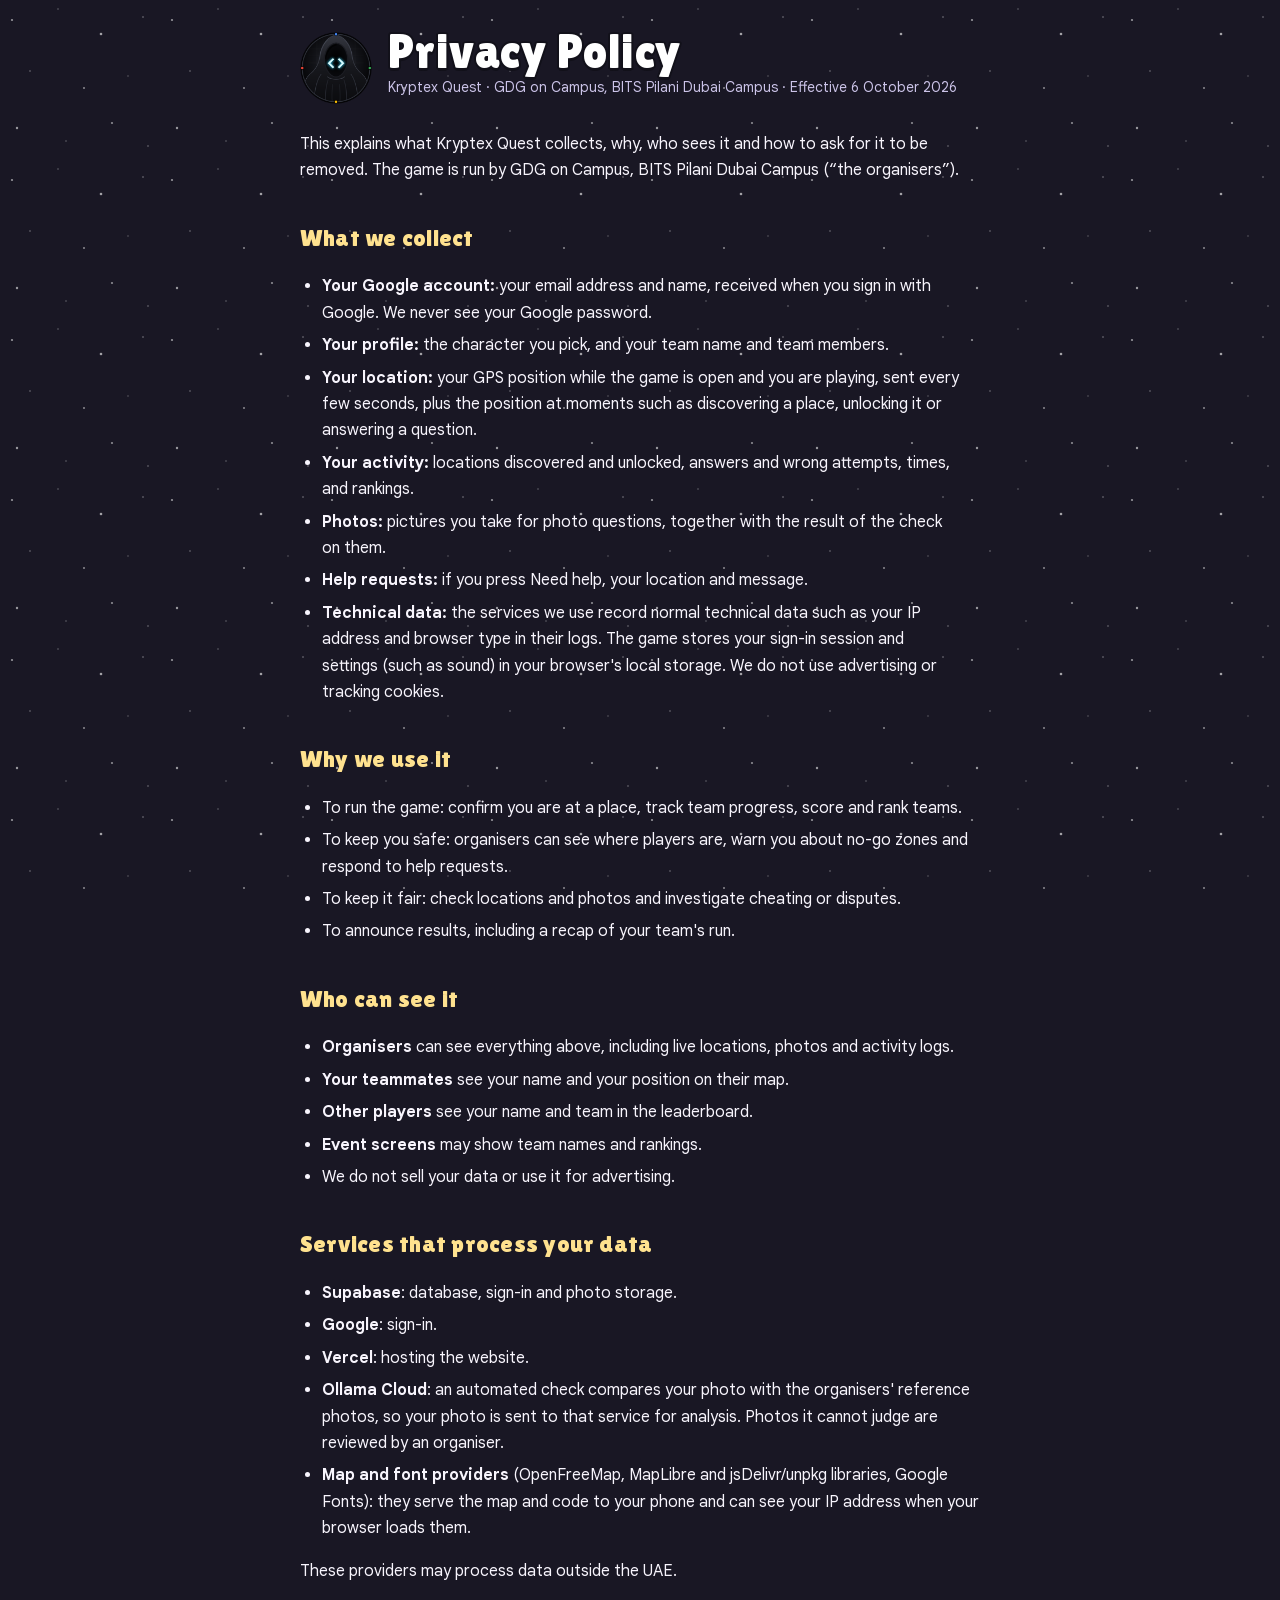
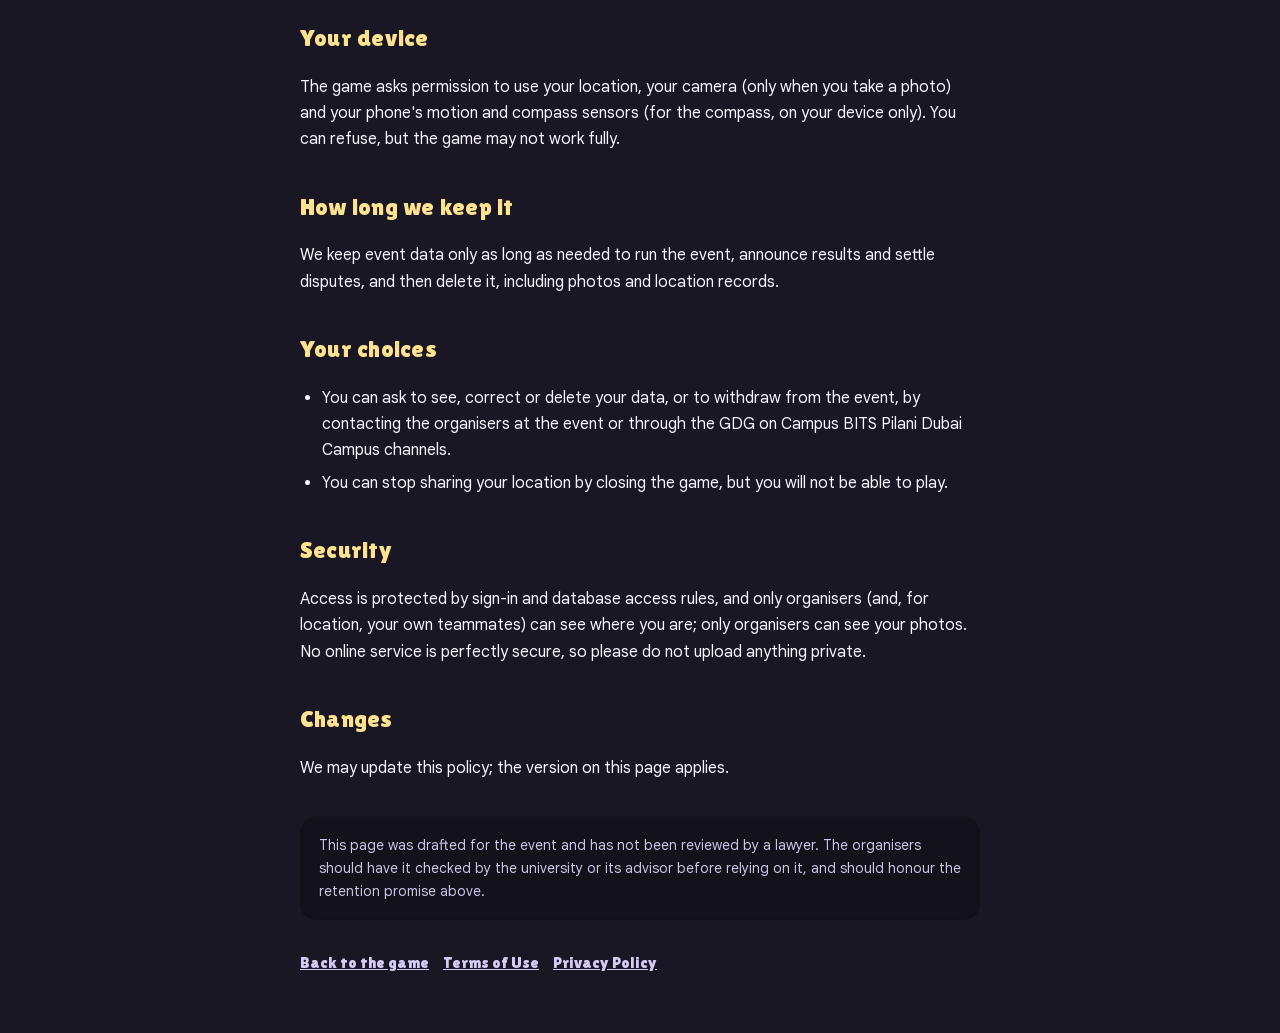
<file: privacy/index.html>
<!doctype html>
<html lang="en">
<head>
<meta charset="UTF-8" />
<meta name="viewport" content="width=device-width, initial-scale=1" />
<meta name="theme-color" content="#191724" />
<title>Privacy Policy · Kryptex Quest</title>
<link rel="icon" type="image/png" href="../assets/brand/favicon.png" />
<link rel="stylesheet" href="../theme.css" />
<style>
  body { min-height: 100%; background: var(--stars), var(--bg); color: var(--text); font-size: 16px; line-height: 1.65; }
  .doc { max-width: 720px; margin: 0 auto; padding: calc(var(--safe-top) + 28px) 20px calc(var(--safe-bottom) + 56px); }
  .doc header { display: flex; align-items: center; gap: 16px; margin-bottom: 24px; }
  .doc header img { width: 72px; height: 72px; flex: none; }
  .doc h1 { font-size: clamp(34px, 8vw, 48px); line-height: 1; color: #fff; -webkit-text-stroke: 4px var(--ink); paint-order: stroke fill; text-shadow: 0 3px 0 var(--ink); }
  .doc h2 { font-size: 24px; margin: 34px 0 8px; color: var(--yellow-hi); }
  .doc p, .doc li { color: var(--text); text-wrap: pretty; }
  .doc ul { padding-left: 22px; display: grid; gap: 6px; }
  .doc .meta { color: var(--muted); font-size: 14px; margin: 0 0 8px; }
  .doc .note { margin-top: 36px; padding: 14px 16px; border: 3px solid var(--ink); border-radius: 16px; background: var(--recess); color: var(--muted); font-size: 14px; }
  .doc nav { display: flex; flex-wrap: wrap; gap: 14px; margin-top: 30px; font-family: var(--font-display); }
  .doc nav a { color: var(--blue-ink); }
</style>
</head>
<body>
<main class="doc">
<header><img src="../assets/brand/kryptex-logo-256.png" alt="" width="72" height="72" /><div><h1>Privacy Policy</h1><p class="meta">Kryptex Quest · GDG on Campus, BITS Pilani Dubai Campus · Effective 6 October 2026</p></div></header>

<p>This explains what Kryptex Quest collects, why, who sees it and how to ask for it to be removed. The game is run by GDG on Campus, BITS Pilani Dubai Campus (&ldquo;the organisers&rdquo;).</p>

<h2>What we collect</h2>
<ul>
<li><b>Your Google account:</b> your email address and name, received when you sign in with Google. We never see your Google password.</li>
<li><b>Your profile:</b> the character you pick, and your team name and team members.</li>
<li><b>Your location:</b> your GPS position while the game is open and you are playing, sent every few seconds, plus the position at moments such as discovering a place, unlocking it or answering a question.</li>
<li><b>Your activity:</b> locations discovered and unlocked, answers and wrong attempts, times, and rankings.</li>
<li><b>Photos:</b> pictures you take for photo questions, together with the result of the check on them.</li>
<li><b>Help requests:</b> if you press Need help, your location and message.</li>
<li><b>Technical data:</b> the services we use record normal technical data such as your IP address and browser type in their logs. The game stores your sign-in session and settings (such as sound) in your browser's local storage. We do not use advertising or tracking cookies.</li>
</ul>

<h2>Why we use it</h2>
<ul>
<li>To run the game: confirm you are at a place, track team progress, score and rank teams.</li>
<li>To keep you safe: organisers can see where players are, warn you about no-go zones and respond to help requests.</li>
<li>To keep it fair: check locations and photos and investigate cheating or disputes.</li>
<li>To announce results, including a recap of your team's run.</li>
</ul>

<h2>Who can see it</h2>
<ul>
<li><b>Organisers</b> can see everything above, including live locations, photos and activity logs.</li>
<li><b>Your teammates</b> see your name and your position on their map.</li>
<li><b>Other players</b> see your name and team in the leaderboard.</li>
<li><b>Event screens</b> may show team names and rankings.</li>
<li>We do not sell your data or use it for advertising.</li>
</ul>

<h2>Services that process your data</h2>
<ul>
<li><b>Supabase</b>: database, sign-in and photo storage.</li>
<li><b>Google</b>: sign-in.</li>
<li><b>Vercel</b>: hosting the website.</li>
<li><b>Ollama Cloud</b>: an automated check compares your photo with the organisers' reference photos, so your photo is sent to that service for analysis. Photos it cannot judge are reviewed by an organiser.</li>
<li><b>Map and font providers</b> (OpenFreeMap, MapLibre and jsDelivr/unpkg libraries, Google Fonts): they serve the map and code to your phone and can see your IP address when your browser loads them.</li>
</ul>
<p>These providers may process data outside the UAE.</p>

<h2>Your device</h2>
<p>The game asks permission to use your location, your camera (only when you take a photo) and your phone's motion and compass sensors (for the compass, on your device only). You can refuse, but the game may not work fully.</p>

<h2>How long we keep it</h2>
<p>We keep event data only as long as needed to run the event, announce results and settle disputes, and then delete it, including photos and location records.</p>

<h2>Your choices</h2>
<ul>
<li>You can ask to see, correct or delete your data, or to withdraw from the event, by contacting the organisers at the event or through the GDG on Campus BITS Pilani Dubai Campus channels.</li>
<li>You can stop sharing your location by closing the game, but you will not be able to play.</li>
</ul>

<h2>Security</h2>
<p>Access is protected by sign-in and database access rules, and only organisers (and, for location, your own teammates) can see where you are; only organisers can see your photos. No online service is perfectly secure, so please do not upload anything private.</p>

<h2>Changes</h2>
<p>We may update this policy; the version on this page applies.</p>

<p class="note">This page was drafted for the event and has not been reviewed by a lawyer. The organisers should have it checked by the university or its advisor before relying on it, and should honour the retention promise above.</p>
<nav><a href="../">Back to the game</a><a href="../terms/">Terms of Use</a><a href="../privacy/">Privacy Policy</a></nav>
</main>
</body>
</html>
</file>
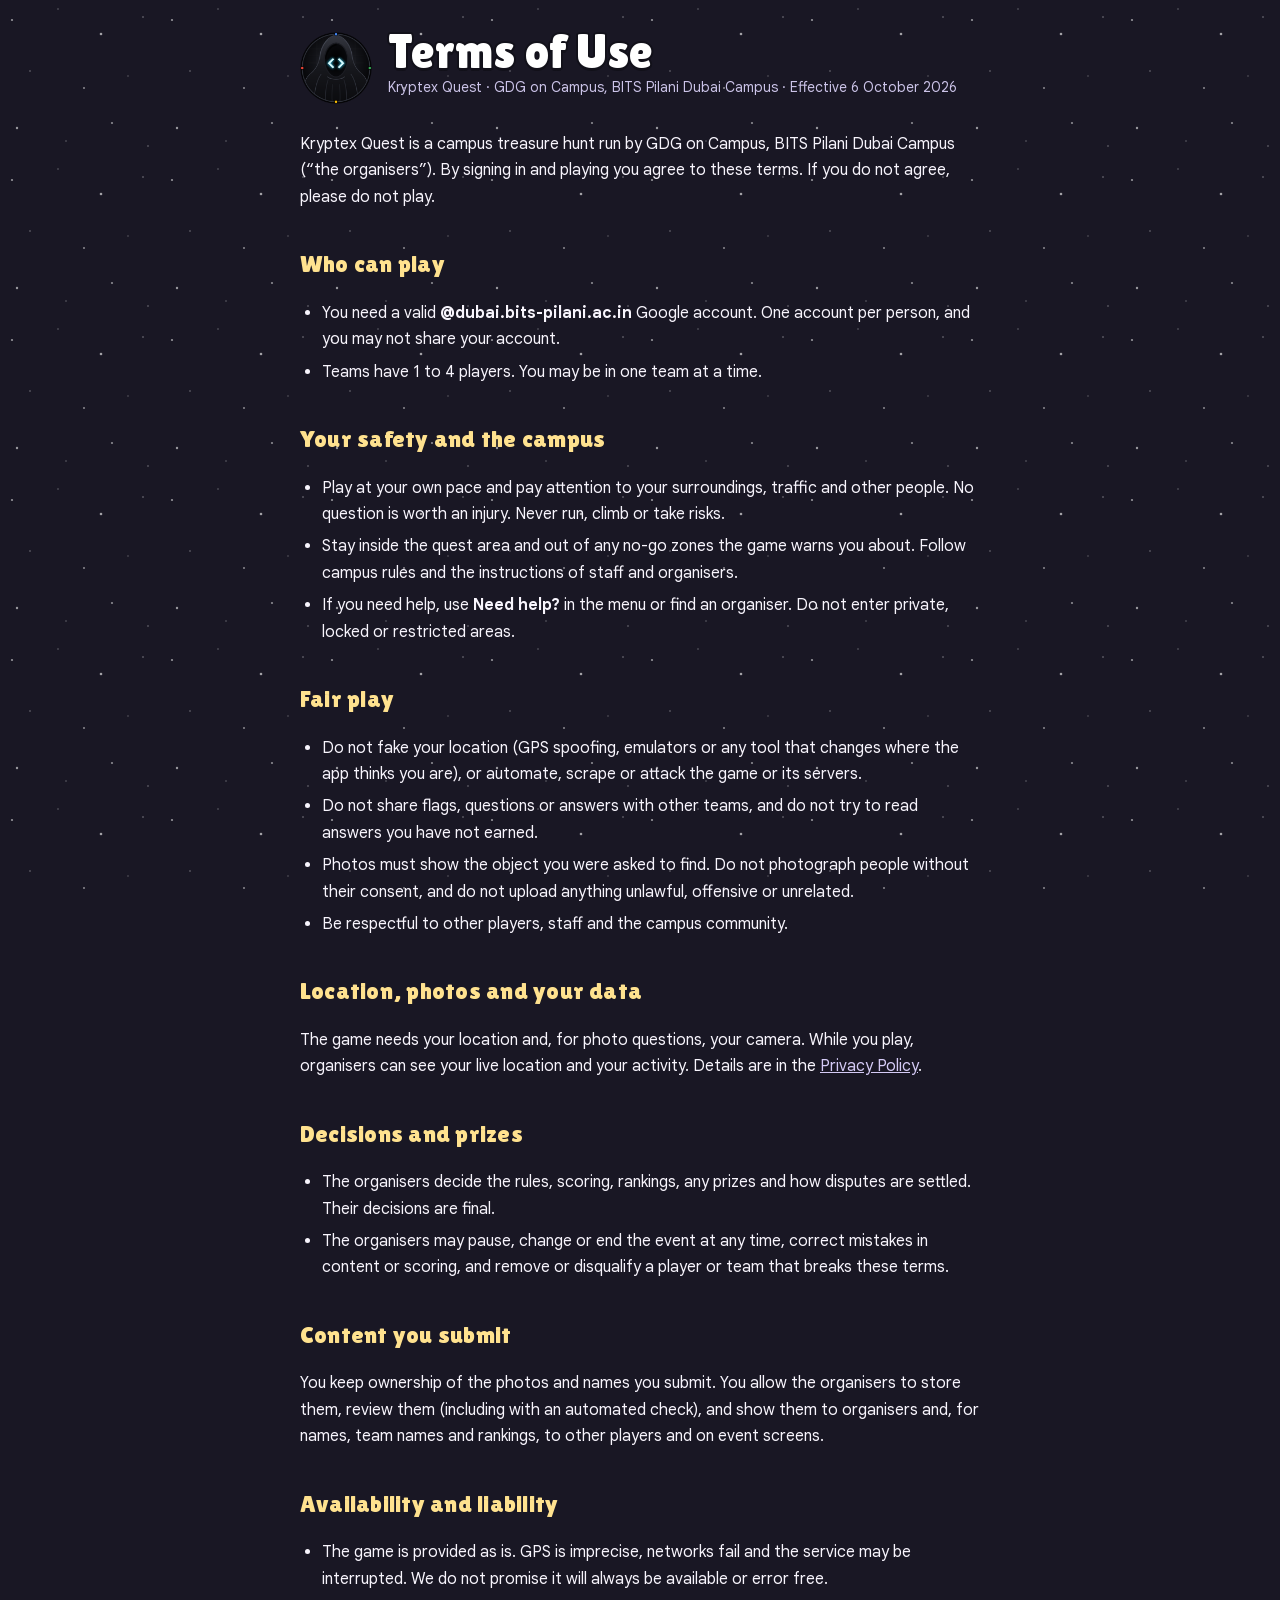
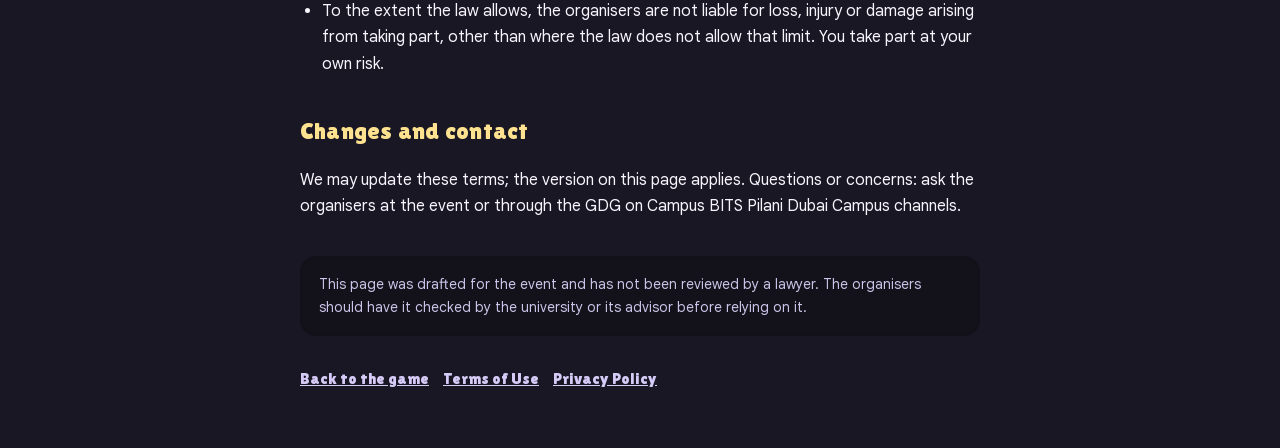
<file: terms/index.html>
<!doctype html>
<html lang="en">
<head>
<meta charset="UTF-8" />
<meta name="viewport" content="width=device-width, initial-scale=1" />
<meta name="theme-color" content="#191724" />
<title>Terms of Use · Kryptex Quest</title>
<link rel="icon" type="image/png" href="../assets/brand/favicon.png" />
<link rel="stylesheet" href="../theme.css" />
<style>
  body { min-height: 100%; background: var(--stars), var(--bg); color: var(--text); font-size: 16px; line-height: 1.65; }
  .doc { max-width: 720px; margin: 0 auto; padding: calc(var(--safe-top) + 28px) 20px calc(var(--safe-bottom) + 56px); }
  .doc header { display: flex; align-items: center; gap: 16px; margin-bottom: 24px; }
  .doc header img { width: 72px; height: 72px; flex: none; }
  .doc h1 { font-size: clamp(34px, 8vw, 48px); line-height: 1; color: #fff; -webkit-text-stroke: 4px var(--ink); paint-order: stroke fill; text-shadow: 0 3px 0 var(--ink); }
  .doc h2 { font-size: 24px; margin: 34px 0 8px; color: var(--yellow-hi); }
  .doc p, .doc li { color: var(--text); text-wrap: pretty; }
  .doc ul { padding-left: 22px; display: grid; gap: 6px; }
  .doc .meta { color: var(--muted); font-size: 14px; margin: 0 0 8px; }
  .doc .note { margin-top: 36px; padding: 14px 16px; border: 3px solid var(--ink); border-radius: 16px; background: var(--recess); color: var(--muted); font-size: 14px; }
  .doc nav { display: flex; flex-wrap: wrap; gap: 14px; margin-top: 30px; font-family: var(--font-display); }
  .doc nav a { color: var(--blue-ink); }
</style>
</head>
<body>
<main class="doc">
<header><img src="../assets/brand/kryptex-logo-256.png" alt="" width="72" height="72" /><div><h1>Terms of Use</h1><p class="meta">Kryptex Quest · GDG on Campus, BITS Pilani Dubai Campus · Effective 6 October 2026</p></div></header>

<p>Kryptex Quest is a campus treasure hunt run by GDG on Campus, BITS Pilani Dubai Campus (&ldquo;the organisers&rdquo;). By signing in and playing you agree to these terms. If you do not agree, please do not play.</p>

<h2>Who can play</h2>
<ul>
<li>You need a valid <b>@dubai.bits-pilani.ac.in</b> Google account. One account per person, and you may not share your account.</li>
<li>Teams have 1 to 4 players. You may be in one team at a time.</li>
</ul>

<h2>Your safety and the campus</h2>
<ul>
<li>Play at your own pace and pay attention to your surroundings, traffic and other people. No question is worth an injury. Never run, climb or take risks.</li>
<li>Stay inside the quest area and out of any no-go zones the game warns you about. Follow campus rules and the instructions of staff and organisers.</li>
<li>If you need help, use <b>Need help?</b> in the menu or find an organiser. Do not enter private, locked or restricted areas.</li>
</ul>

<h2>Fair play</h2>
<ul>
<li>Do not fake your location (GPS spoofing, emulators or any tool that changes where the app thinks you are), or automate, scrape or attack the game or its servers.</li>
<li>Do not share flags, questions or answers with other teams, and do not try to read answers you have not earned.</li>
<li>Photos must show the object you were asked to find. Do not photograph people without their consent, and do not upload anything unlawful, offensive or unrelated.</li>
<li>Be respectful to other players, staff and the campus community.</li>
</ul>

<h2>Location, photos and your data</h2>
<p>The game needs your location and, for photo questions, your camera. While you play, organisers can see your live location and your activity. Details are in the <a href="../privacy/">Privacy Policy</a>.</p>

<h2>Decisions and prizes</h2>
<ul>
<li>The organisers decide the rules, scoring, rankings, any prizes and how disputes are settled. Their decisions are final.</li>
<li>The organisers may pause, change or end the event at any time, correct mistakes in content or scoring, and remove or disqualify a player or team that breaks these terms.</li>
</ul>

<h2>Content you submit</h2>
<p>You keep ownership of the photos and names you submit. You allow the organisers to store them, review them (including with an automated check), and show them to organisers and, for names, team names and rankings, to other players and on event screens.</p>

<h2>Availability and liability</h2>
<ul>
<li>The game is provided as is. GPS is imprecise, networks fail and the service may be interrupted. We do not promise it will always be available or error free.</li>
<li>To the extent the law allows, the organisers are not liable for loss, injury or damage arising from taking part, other than where the law does not allow that limit. You take part at your own risk.</li>
</ul>

<h2>Changes and contact</h2>
<p>We may update these terms; the version on this page applies. Questions or concerns: ask the organisers at the event or through the GDG on Campus BITS Pilani Dubai Campus channels.</p>

<p class="note">This page was drafted for the event and has not been reviewed by a lawyer. The organisers should have it checked by the university or its advisor before relying on it.</p>
<nav><a href="../">Back to the game</a><a href="../terms/">Terms of Use</a><a href="../privacy/">Privacy Policy</a></nav>
</main>
</body>
</html>
</file>
<file: theme.css>
/*
 * NIGHT QUEST: the Kryptex Quest design system.
 * A chunky mobile-adventure game UI: outlined candy buttons that press down, studded night-blue panels, hex medals,
 * ribbons, gems and treasure. The four Google colours are the four candies. Shared by the game, the console and the board.
 */

@font-face { font-family: 'Lilita One'; src: url('./assets/fonts/LilitaOne.woff2') format('woff2'); font-weight: 400; font-style: normal; font-display: swap; }
@font-face { font-family: 'Google Sans'; src: url('./assets/fonts/GoogleSans.woff2') format('woff2'); font-weight: 400 700; font-style: normal; font-display: swap; }
@font-face { font-family: 'Google Sans Text'; src: url('./assets/fonts/GoogleSansText-400.woff2') format('woff2'); font-weight: 400; font-style: normal; font-display: swap; }
@font-face { font-family: 'Google Sans Text'; src: url('./assets/fonts/GoogleSansText-500.woff2') format('woff2'); font-weight: 500; font-style: normal; font-display: swap; }
@font-face { font-family: 'Google Sans Text'; src: url('./assets/fonts/GoogleSansText-700.woff2') format('woff2'); font-weight: 700; font-style: normal; font-display: swap; }

:root {
  /* night */
  --ink: #12111a;                 /* the outline colour of everything */
  --bg: #191724;
  --surface: #292637;             /* panel */
  --surface-2: #353247;           /* raised row */
  --surface-3: #443f5a;           /* hover / pressed */
  --recess: #13121a;              /* inset field */
  --line: rgba(255, 255, 255, 0.12);
  --line-2: rgba(255, 255, 255, 0.24);
  --text: #f8f5fd;
  --muted: #ccc4e9;
  /* the four candies: hi / base / lo / lip */
  --blue: #957ede; --blue-hi: #bfaff2; --blue-lo: #775cc5; --blue-lip: #484462;
  --red: #e8574c; --red-hi: #f7a097; --red-lo: #c4403a; --red-lip: #7a1f1b;
  --yellow: #f5c046; --yellow-hi: #ffe28f; --yellow-lo: #e5a323; --yellow-lip: #94601a;
  --green: #4fba74; --green-hi: #8fdcaa; --green-lo: #2f9459; --green-lip: #17583a;
  --blue-ink: #d5cbf6; --red-ink: #ffaaa2; --yellow-ink: #ffe28f; --green-ink: #9fe6b6;
  --locked: #a8a5c6; --locked-hi: #c7c4e1; --locked-lo: #757195; --locked-lip: #333a66;
  --safe-top: env(safe-area-inset-top, 0px);
  --safe-bottom: env(safe-area-inset-bottom, 0px);
  --font-display: 'Lilita One', 'Google Sans', system-ui, sans-serif;
  --font-body: 'Google Sans Text', 'Google Sans', system-ui, sans-serif;
  --font-mono: ui-monospace, 'SF Mono', Menlo, Consolas, monospace;
  --ease: cubic-bezier(0.22, 1, 0.36, 1);
  --pop: cubic-bezier(0.34, 1.56, 0.64, 1);
  --key-shadow: 0 4px 0 var(--ink), inset 0 2px 0 rgba(255, 255, 255, 0.3);
  --recess-shadow: inset 0 3px 6px rgba(0, 0, 0, 0.6);
  --plate-shadow: var(--panel-shadow);
  --stars: url("data:image/svg+xml,%3Csvg xmlns='http://www.w3.org/2000/svg' width='160' height='160'%3E%3Cg fill='%23fff'%3E%3Ccircle cx='12' cy='20' r='1.1' opacity='.55'/%3E%3Ccircle cx='58' cy='9' r='.7' opacity='.4'/%3E%3Ccircle cx='101' cy='34' r='1.3' opacity='.6'/%3E%3Ccircle cx='143' cy='17' r='.8' opacity='.45'/%3E%3Ccircle cx='30' cy='71' r='.8' opacity='.4'/%3E%3Ccircle cx='84' cy='88' r='1' opacity='.5'/%3E%3Ccircle cx='128' cy='76' r='.7' opacity='.35'/%3E%3Ccircle cx='17' cy='128' r='1.2' opacity='.55'/%3E%3Ccircle cx='66' cy='141' r='.7' opacity='.4'/%3E%3Ccircle cx='112' cy='123' r='1.1' opacity='.5'/%3E%3Ccircle cx='148' cy='146' r='.8' opacity='.4'/%3E%3C/g%3E%3C/svg%3E");
  --panel-shadow: 0 5px 0 var(--ink), 0 14px 24px -8px rgba(0, 0, 0, 0.6);
  font-family: var(--font-body);
  color: var(--text);
  background: var(--bg);
  color-scheme: dark;
}

* { box-sizing: border-box; -webkit-tap-highlight-color: transparent; }
html, body { height: 100%; margin: 0; background: var(--bg); }
button, input, select, textarea { font: inherit; color: inherit; }
button { cursor: pointer; border: 0; background: none; touch-action: manipulation; }
button:disabled { cursor: not-allowed; }
[hidden] { display: none !important; }
h1, h2, h3, h4 { font-family: var(--font-display); font-weight: 400; margin: 0; letter-spacing: 0.01em; text-wrap: balance; }
a { color: var(--blue-ink); }
::selection { background: rgba(139, 108, 240, 0.5); }
:focus-visible { outline: 3px solid var(--yellow); outline-offset: 2px; }
select { appearance: none; -webkit-appearance: none; padding-right: 34px !important; background-image: url("data:image/svg+xml,%3Csvg xmlns='http://www.w3.org/2000/svg' width='14' height='9' viewBox='0 0 14 9'%3E%3Cpath d='M1.5 1.5l5.5 5.5 5.5-5.5' fill='none' stroke='%23aab5e6' stroke-width='2.4' stroke-linecap='round' stroke-linejoin='round'/%3E%3C/svg%3E"); background-repeat: no-repeat; background-position: right 12px center; }

/* drawn UI glyphs (js/icons.js) and game icons (CC BY 3.0, game-icons.net, see assets/CREDITS.md) */
.i { width: 1.25em; height: 1.25em; flex: none; vertical-align: -0.22em; }
.gi { display: inline-block; flex: none; width: 1.3em; height: 1.3em; vertical-align: -0.28em; background: currentColor; -webkit-mask: var(--src) center / contain no-repeat; mask: var(--src) center / contain no-repeat; }

.display { font-family: var(--font-display); }
/* Lettering with a chunky outline, the way game titles are set. */
.outlined { font-family: var(--font-display); color: #fff; -webkit-text-stroke: 5px var(--ink); paint-order: stroke fill; text-shadow: 0 4px 0 var(--ink); }
.engrave { font-family: var(--font-display); font-size: 12px; letter-spacing: 0.08em; text-transform: uppercase; color: var(--muted); }
.digits { font-family: var(--font-display); font-variant-numeric: tabular-nums; letter-spacing: 0.02em; }
.code { font-family: var(--font-mono); letter-spacing: 0.06em; }

/* PANEL: the studded night-blue slab everything sits on. */
.panel-game, .panel {
  position: relative; border-radius: 22px; border: 3px solid var(--ink);
  background: var(--stars), linear-gradient(180deg, #2f2c3f 0%, #211f2e 100%);
  box-shadow: var(--panel-shadow), inset 0 3px 0 rgba(255, 255, 255, 0.16), inset 0 -3px 0 rgba(0, 0, 0, 0.18);
}
/* RECESS: the dark inset slot for fields and readouts. */
.recess { background: var(--recess); border: 3px solid var(--ink); border-radius: 14px; box-shadow: inset 0 3px 6px rgba(0, 0, 0, 0.6), 0 2px 0 rgba(255, 255, 255, 0.1); }

/* KEYS: outlined candy buttons with a lip; they press down. Colour comes from --k-hi/--k-lo/--k-lip. */
.primary-button, .ghost-button, .small-action, .btn, .google-button, .key, .icon-key {
  --k-hi: var(--blue-hi); --k-lo: var(--blue-lo); --k-lip: var(--blue-lip); --k-text: #fff;
  position: relative; display: inline-flex; align-items: center; justify-content: center; gap: 8px;
  min-height: 52px; padding: 0 22px; border-radius: 16px; border: 3px solid var(--ink);
  background: linear-gradient(180deg, var(--k-hi) 0%, var(--k-lo) 100%);
  color: var(--k-text); font-family: var(--font-display); font-size: 19px; letter-spacing: 0.02em; text-shadow: 0 2px 0 rgba(0, 0, 0, 0.35);
  box-shadow: 0 5px 0 var(--k-lip), 0 5px 0 3px var(--ink), 0 12px 14px -4px rgba(0, 0, 0, 0.55), inset 0 3px 0 rgba(255, 255, 255, 0.5), inset 0 -3px 0 rgba(0, 0, 0, 0.12);
  transition: transform 0.08s ease, box-shadow 0.08s ease, filter 0.15s;
  transform: translateY(0);
}
.primary-button { width: 100%; }
.primary-button:hover:not(:disabled), .small-action:hover:not(:disabled), .btn:hover:not(:disabled), .key:hover:not(:disabled), .ghost-button:hover:not(:disabled) { filter: brightness(1.08); }
.primary-button:active:not(:disabled), .ghost-button:active:not(:disabled), .small-action:active:not(:disabled), .btn:active:not(:disabled), .google-button:active, .key:active:not(:disabled), .icon-key:active:not(:disabled) {
  transform: translateY(5px); box-shadow: 0 0 0 var(--k-lip), 0 0 0 3px var(--ink), 0 4px 6px -2px rgba(0, 0, 0, 0.5), inset 0 3px 0 rgba(255, 255, 255, 0.4);
}
/* a shine that sweeps across the primary action */
.primary-button::after { content: ''; position: absolute; inset: 0; border-radius: 13px; background: linear-gradient(105deg, transparent 35%, rgba(255, 255, 255, 0.35) 48%, transparent 60%); background-size: 260% 100%; background-position: 140% 0; animation: shine 3.2s ease-in-out infinite; pointer-events: none; }
@keyframes shine { 0%, 55% { background-position: 140% 0; } 100% { background-position: -40% 0; } }
.ghost-button, .key, .btn:not(.save):not(.danger):not(.on), .icon-key { --k-hi: #7464b8; --k-lo: #443f5a; --k-lip: #39354c; }
.small-action { --k-hi: var(--green-hi); --k-lo: var(--green-lo); --k-lip: var(--green-lip); min-height: 48px; padding: 0 20px; }
.btn.save { --k-hi: var(--blue-hi); --k-lo: var(--blue-lo); --k-lip: var(--blue-lip); }
.btn.danger, .key.danger { --k-hi: var(--red-hi); --k-lo: var(--red-lo); --k-lip: var(--red-lip); }
.btn.on, .key.yellow { --k-hi: var(--yellow-hi); --k-lo: var(--yellow-lo); --k-lip: var(--yellow-lip); --k-text: #3a2200; text-shadow: 0 2px 0 rgba(255, 255, 255, 0.4); }
.google-button { --k-hi: #ffffff; --k-lo: #dfe6f7; --k-lip: #8f9bc4; --k-text: #1b2140; text-shadow: none; width: 100%; }
.primary-button:disabled, .small-action:disabled, .btn:disabled, .key:disabled { filter: grayscale(1) brightness(0.8); box-shadow: 0 5px 0 #2a2f55, 0 5px 0 3px var(--ink), inset 0 3px 0 rgba(255, 255, 255, 0.2); }
.btn { min-height: 40px; padding: 0 14px; font-size: 15px; border-radius: 12px; border-width: 3px; box-shadow: 0 4px 0 var(--k-lip), 0 4px 0 3px var(--ink), inset 0 2px 0 rgba(255, 255, 255, 0.45); }
.btn:active:not(:disabled) { transform: translateY(4px); }
.icon-key { min-width: 44px; min-height: 44px; padding: 0 10px; font-size: 16px; border-radius: 14px; }

/* FIELDS */
.field-input, .team-input, .flag-input { width: 100%; min-height: 52px; padding: 12px 16px; border-radius: 14px; border: 3px solid var(--ink); background: var(--recess); box-shadow: inset 0 3px 6px rgba(0, 0, 0, 0.6), 0 2px 0 rgba(255, 255, 255, 0.12); color: var(--text); font-size: 17px; font-weight: 500; transition: border-color 0.12s, box-shadow 0.12s; }
.field-input:focus, .team-input:focus, .flag-input:focus { outline: none; border-color: var(--yellow); box-shadow: inset 0 3px 6px rgba(0, 0, 0, 0.6), 0 0 0 3px rgba(251, 188, 4, 0.35); }
::placeholder { color: #9085bd; }

/* MEDAL: a hex badge. State comes from --m-hi/--m-lo (default blue). Put a .gi or .i inside. */
.medal { --m-hi: var(--blue-hi); --m-lo: var(--blue-lo); --s: 52px; position: relative; display: inline-grid; place-items: center; flex: none; width: var(--s); height: calc(var(--s) * 1.1); filter: drop-shadow(0 3px 0 rgba(0, 0, 0, 0.45)); color: #fff; }
.medal::before, .medal::after { content: ''; position: absolute; clip-path: polygon(50% 0, 100% 25%, 100% 75%, 50% 100%, 0 75%, 0 25%); }
.medal::before { inset: 0; background: var(--ink); }
.medal::after { inset: 3px; background: linear-gradient(180deg, var(--m-hi) 0%, var(--m-lo) 100%); box-shadow: inset 0 2px 0 rgba(255, 255, 255, 0.5); }
.medal > * { position: relative; z-index: 1; width: 50%; height: 50%; filter: drop-shadow(0 2px 0 rgba(0, 0, 0, 0.35)); }
.medal.blue { --m-hi: var(--blue-hi); --m-lo: var(--blue-lo); }
.medal.green { --m-hi: var(--green-hi); --m-lo: var(--green-lo); }
.medal.red { --m-hi: var(--red-hi); --m-lo: var(--red-lo); }
.medal.yellow { --m-hi: var(--yellow-hi); --m-lo: var(--yellow-lo); color: #3a2200; }
.medal.grey { --m-hi: var(--locked-hi); --m-lo: var(--locked-lo); }

/* RIBBON: a banner for headings, with folded tails. */
.ribbon { --r: var(--blue-lo); --r-hi: var(--blue-hi); position: relative; display: inline-block; padding: 8px 30px 10px; font-family: var(--font-display); font-size: 22px; letter-spacing: 0.03em; color: #fff; text-shadow: 0 2px 0 rgba(0, 0, 0, 0.4); background: linear-gradient(180deg, var(--r-hi), var(--r)); border: 3px solid var(--ink); border-radius: 6px; box-shadow: 0 4px 0 var(--ink), inset 0 3px 0 rgba(255, 255, 255, 0.4); }
.ribbon::before, .ribbon::after { content: ''; position: absolute; top: 10px; width: 26px; height: 100%; background: var(--r); border: 3px solid var(--ink); z-index: -1; }
.ribbon::before { left: -20px; clip-path: polygon(0 0, 100% 0, 100% 100%, 0 100%, 28% 50%); }
.ribbon::after { right: -20px; clip-path: polygon(0 0, 100% 0, 72% 50%, 100% 100%, 0 100%); }
.ribbon.red { --r: var(--red-lo); --r-hi: var(--red-hi); }
.ribbon.green { --r: var(--green-lo); --r-hi: var(--green-hi); }
.ribbon.yellow { --r: var(--yellow-lo); --r-hi: var(--yellow-hi); color: #3a2200; text-shadow: 0 2px 0 rgba(255, 255, 255, 0.4); }

/* PILL: small status tag */
.pill-tag { display: inline-flex; align-items: center; gap: 6px; padding: 3px 11px; border-radius: 999px; border: 2px solid var(--ink); background: var(--surface-3); font-family: var(--font-display); font-size: 13px; letter-spacing: 0.04em; color: var(--text); box-shadow: 0 2px 0 var(--ink); }
.pill-tag.blue { background: var(--blue-lo); } .pill-tag.green { background: var(--green-lo); } .pill-tag.red { background: var(--red-lo); } .pill-tag.yellow { background: var(--yellow); color: #3a2200; } .pill-tag.grey { background: var(--locked-lo); }

/* BAR: a chunky progress bar */
.bar { height: 22px; border-radius: 999px; border: 3px solid var(--ink); background: var(--recess); box-shadow: inset 0 3px 5px rgba(0, 0, 0, 0.6); overflow: hidden; }
.bar i { display: block; height: 100%; border-radius: 999px; background: linear-gradient(180deg, var(--green-hi), var(--green-lo)); box-shadow: inset 0 3px 0 rgba(255, 255, 255, 0.45); }

/* GAME JUICE */
@keyframes pop { 0% { transform: scale(0.4); opacity: 0; } 60% { transform: scale(1.12); opacity: 1; } 100% { transform: scale(1); } }
@keyframes float { 0%, 100% { transform: translateY(0); } 50% { transform: translateY(-6px); } }
@keyframes spin { to { transform: rotate(360deg); } }
@keyframes shake { 20%, 60% { transform: translateX(-6px); } 40%, 80% { transform: translateX(6px); } }
.pop { animation: pop 0.45s var(--pop) both; }
.shake { animation: shake 0.35s linear; }

@media (prefers-reduced-motion: reduce) {
  *, *::before, *::after { animation-duration: 0.01ms !important; animation-iteration-count: 1 !important; transition-duration: 0.01ms !important; }
}

/* ---- game-icons registry ---- */
.gi-bookshelf { --src: url('./assets/icons/bookshelf.svg'); }
.gi-camping-tent { --src: url('./assets/icons/camping-tent.svg'); }
.gi-castle { --src: url('./assets/icons/castle.svg'); }
.gi-checked-shield { --src: url('./assets/icons/checked-shield.svg'); }
.gi-checkered-flag { --src: url('./assets/icons/checkered-flag.svg'); }
.gi-chest { --src: url('./assets/icons/chest.svg'); }
.gi-compass { --src: url('./assets/icons/compass.svg'); }
.gi-crown { --src: url('./assets/icons/crown.svg'); }
.gi-crystal-ball { --src: url('./assets/icons/crystal-ball.svg'); }
.gi-crystal-shine { --src: url('./assets/icons/crystal-shine.svg'); }
.gi-doorway { --src: url('./assets/icons/doorway.svg'); }
.gi-erlenmeyer { --src: url('./assets/icons/erlenmeyer.svg'); }
.gi-exit-door { --src: url('./assets/icons/exit-door.svg'); }
.gi-eye { --src: url('./assets/icons/eye.svg'); }
.gi-flag-objective { --src: url('./assets/icons/flag-objective.svg'); }
.gi-footsteps { --src: url('./assets/icons/footsteps.svg'); }
.gi-gems { --src: url('./assets/icons/gems.svg'); }
.gi-ghost { --src: url('./assets/icons/ghost.svg'); }
.gi-hourglass { --src: url('./assets/icons/hourglass.svg'); }
.gi-key { --src: url('./assets/icons/key.svg'); }
.gi-lantern { --src: url('./assets/icons/lantern.svg'); }
.gi-laurels-trophy { --src: url('./assets/icons/laurels-trophy.svg'); }
.gi-level-end-flag { --src: url('./assets/icons/level-end-flag.svg'); }
.gi-locked-chest { --src: url('./assets/icons/locked-chest.svg'); }
.gi-magnifying-glass { --src: url('./assets/icons/magnifying-glass.svg'); }
.gi-medal { --src: url('./assets/icons/medal.svg'); }
.gi-oak { --src: url('./assets/icons/oak.svg'); }
.gi-open-treasure-chest { --src: url('./assets/icons/open-treasure-chest.svg'); }
.gi-padlock { --src: url('./assets/icons/padlock.svg'); }
.gi-padlock-open { --src: url('./assets/icons/padlock-open.svg'); }
.gi-photo-camera { --src: url('./assets/icons/photo-camera.svg'); }
.gi-pirate-flag { --src: url('./assets/icons/pirate-flag.svg'); }
.gi-portal { --src: url('./assets/icons/portal.svg'); }
.gi-position-marker { --src: url('./assets/icons/position-marker.svg'); }
.gi-question { --src: url('./assets/icons/question.svg'); }
.gi-radar-sweep { --src: url('./assets/icons/radar-sweep.svg'); }
.gi-ribbon-medal { --src: url('./assets/icons/ribbon-medal.svg'); }
.gi-ringing-bell { --src: url('./assets/icons/ringing-bell.svg'); }
.gi-rune-stone { --src: url('./assets/icons/rune-stone.svg'); }
.gi-scroll-unfurled { --src: url('./assets/icons/scroll-unfurled.svg'); }
.gi-secret-door { --src: url('./assets/icons/secret-door.svg'); }
.gi-skeleton-key { --src: url('./assets/icons/skeleton-key.svg'); }
.gi-smartphone { --src: url('./assets/icons/smartphone.svg'); }
.gi-sparkles { --src: url('./assets/icons/sparkles.svg'); }
.gi-spyglass { --src: url('./assets/icons/spyglass.svg'); }
.gi-star-medal { --src: url('./assets/icons/star-medal.svg'); }
.gi-ticket { --src: url('./assets/icons/ticket.svg'); }
.gi-torch { --src: url('./assets/icons/torch.svg'); }
.gi-tower-flag { --src: url('./assets/icons/tower-flag.svg'); }
.gi-treasure-map { --src: url('./assets/icons/treasure-map.svg'); }
.gi-trophy { --src: url('./assets/icons/trophy.svg'); }
.gi-vending-machine { --src: url('./assets/icons/vending-machine.svg'); }
.gi-walking-boot { --src: url('./assets/icons/walking-boot.svg'); }
</file>
